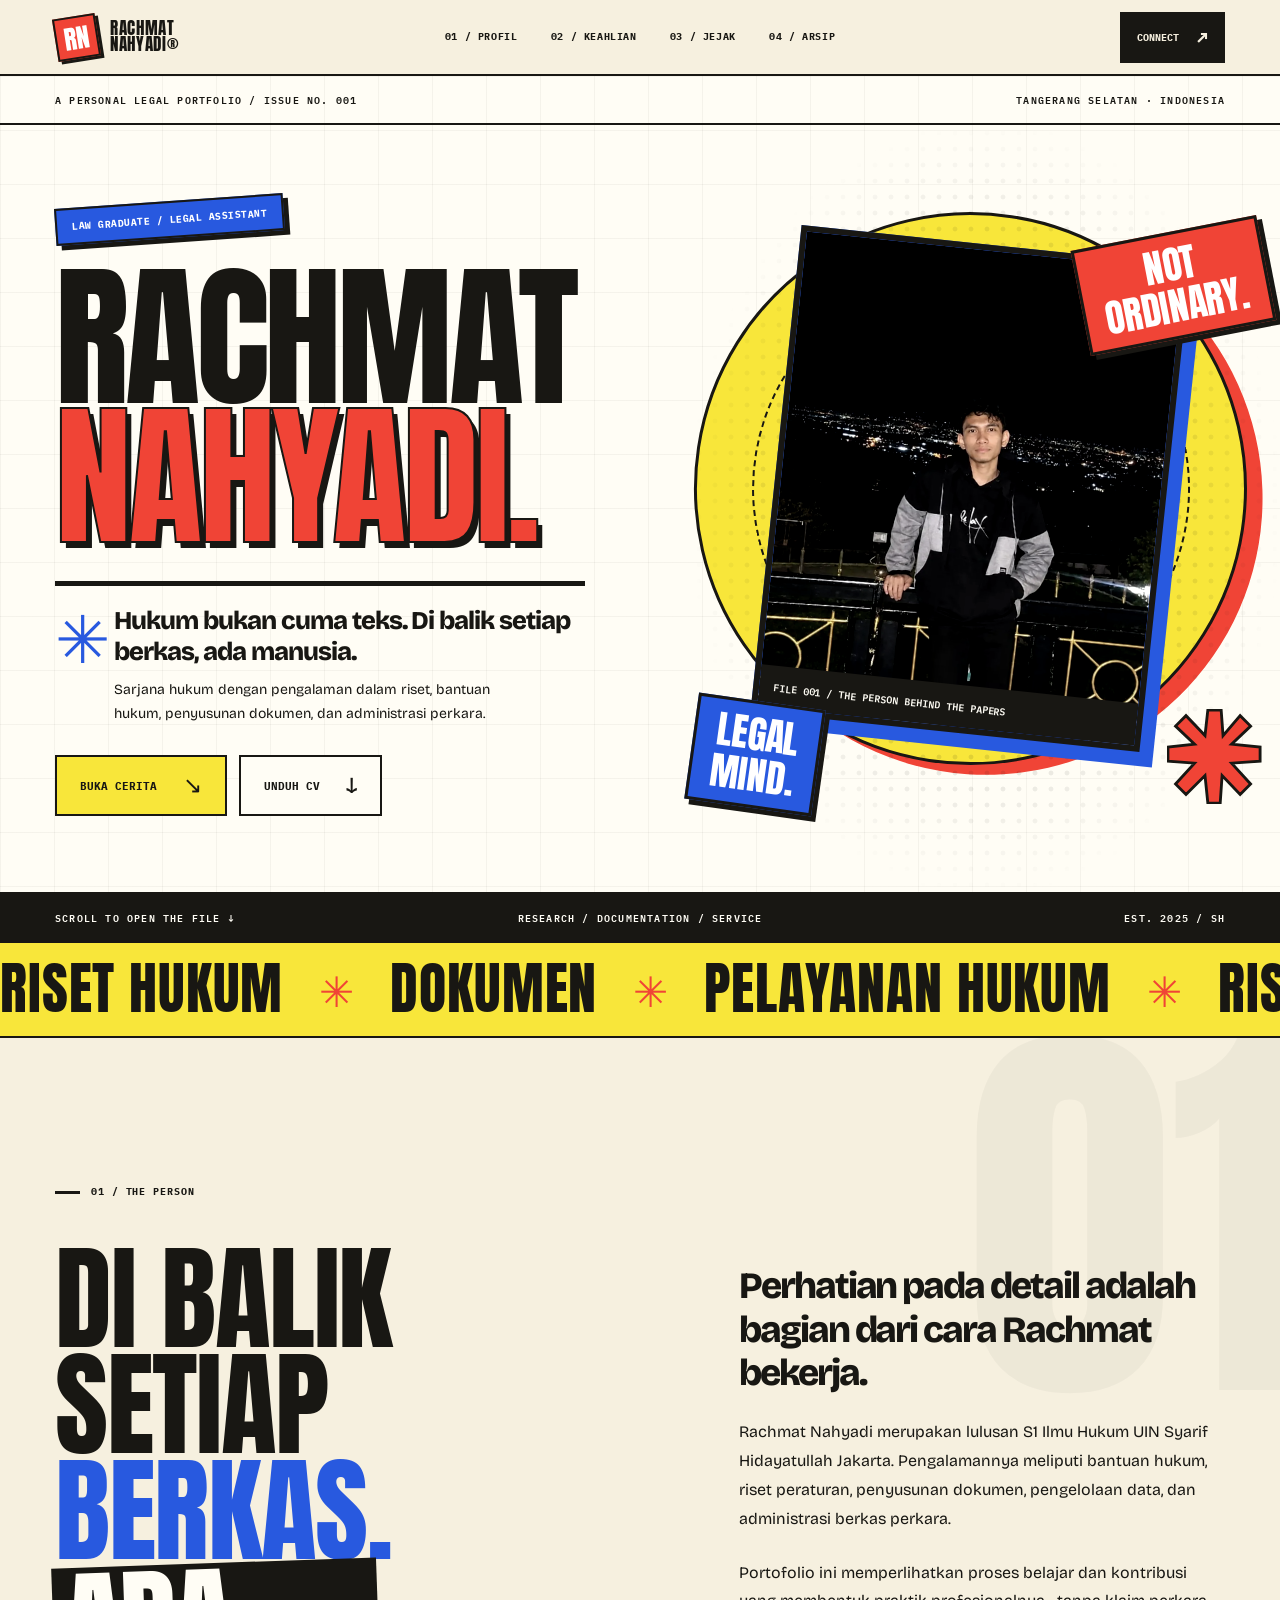
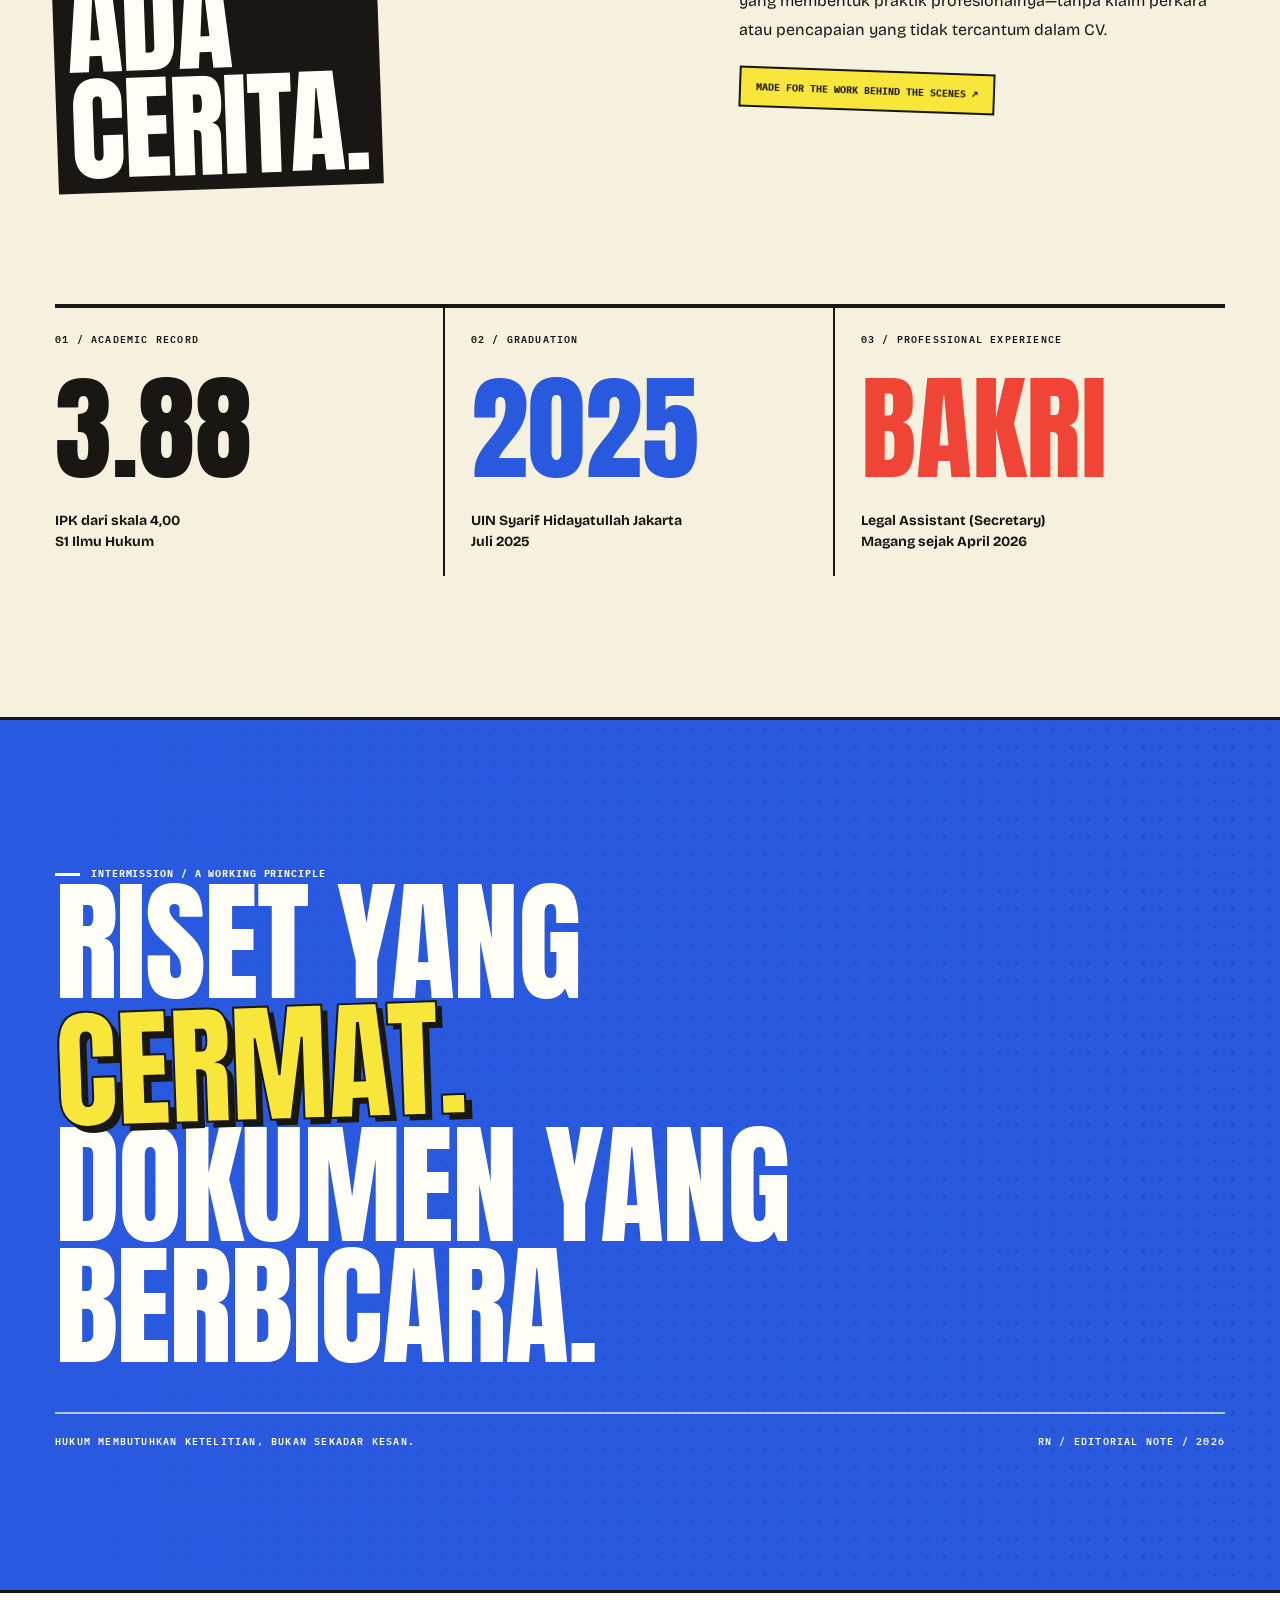
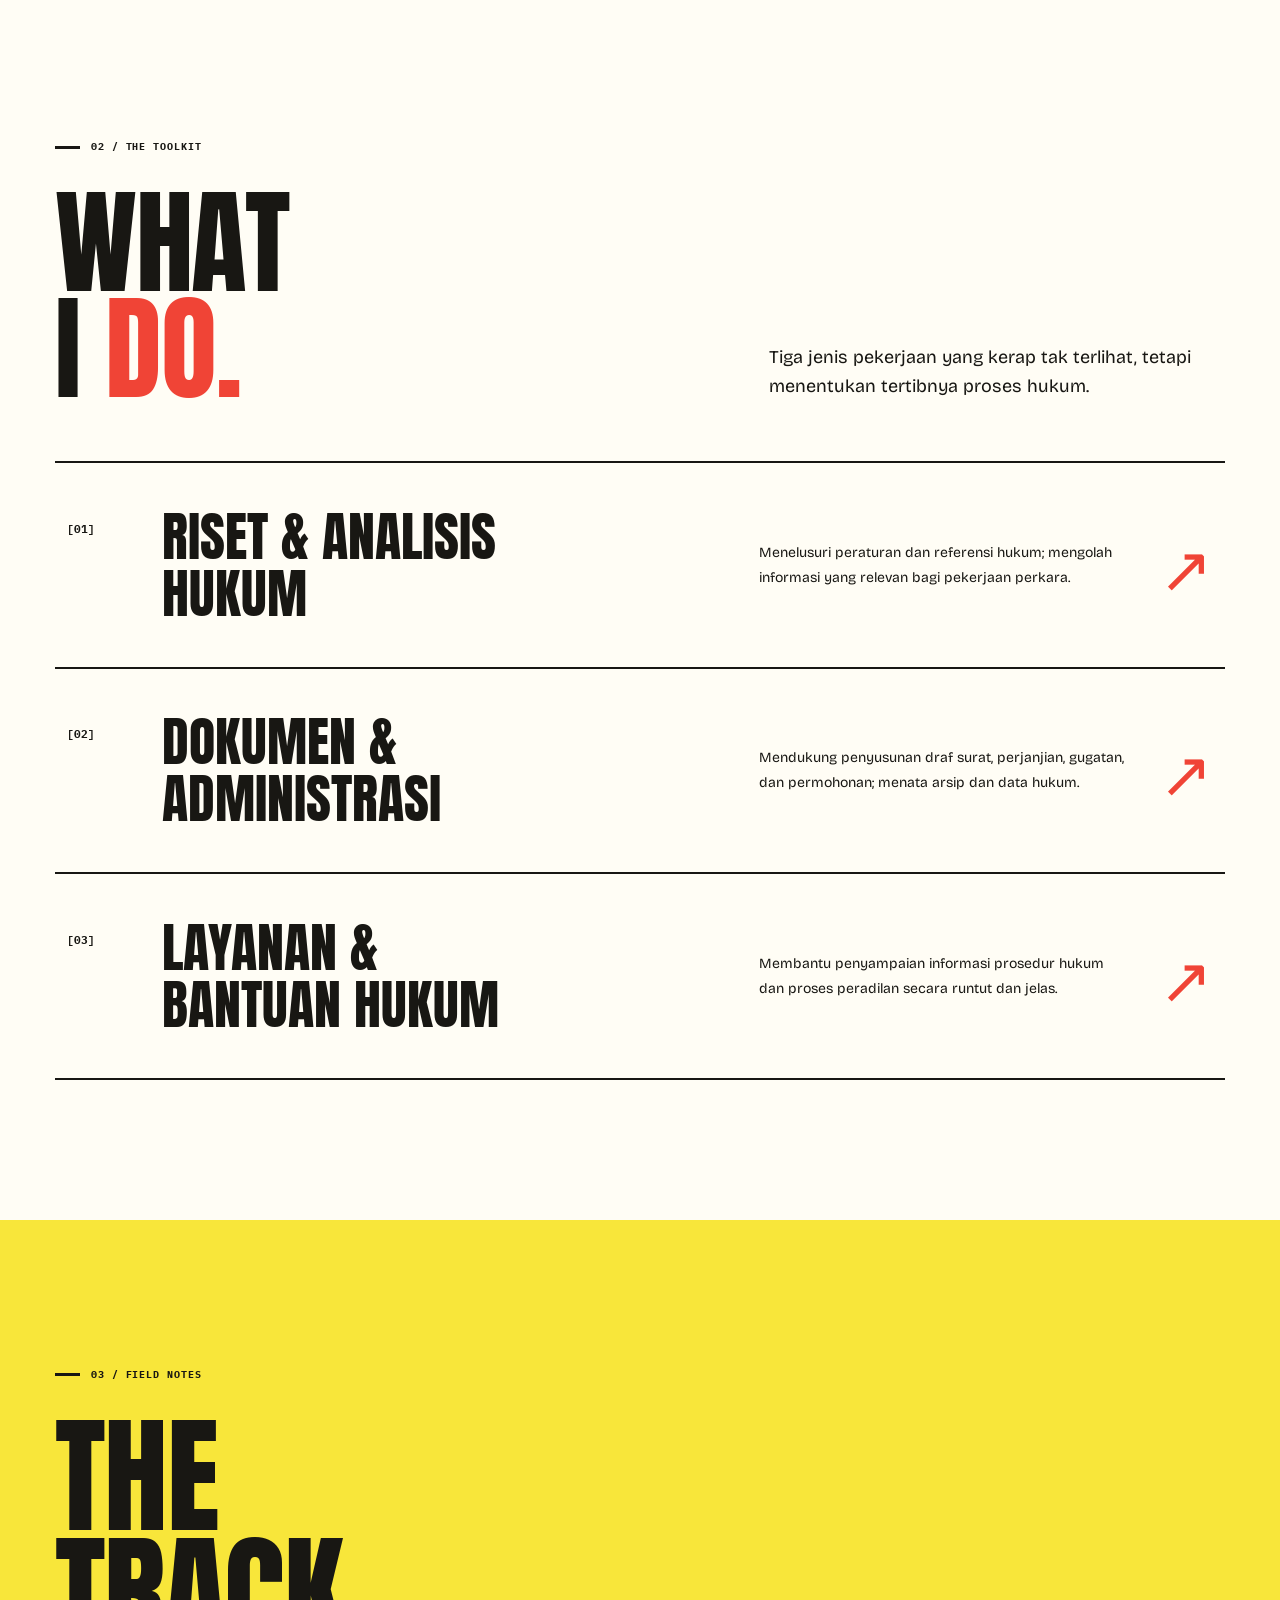
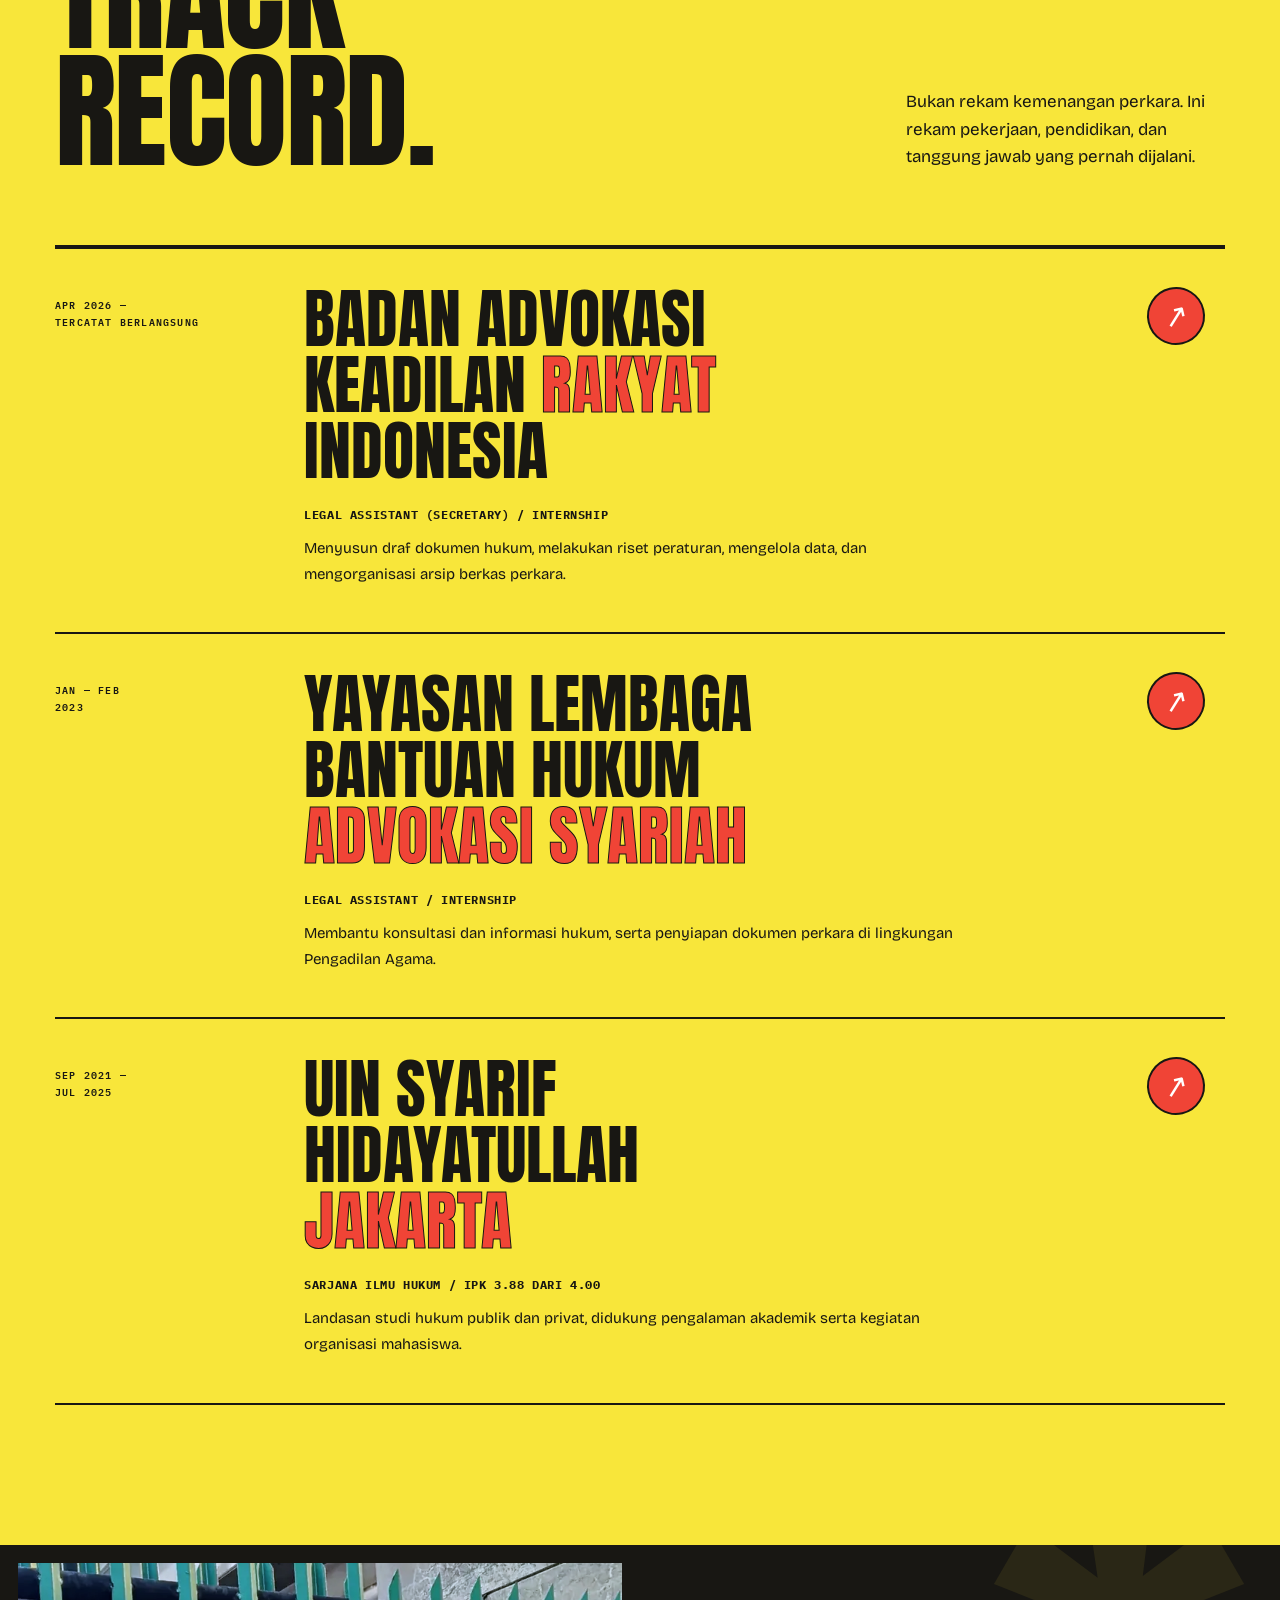
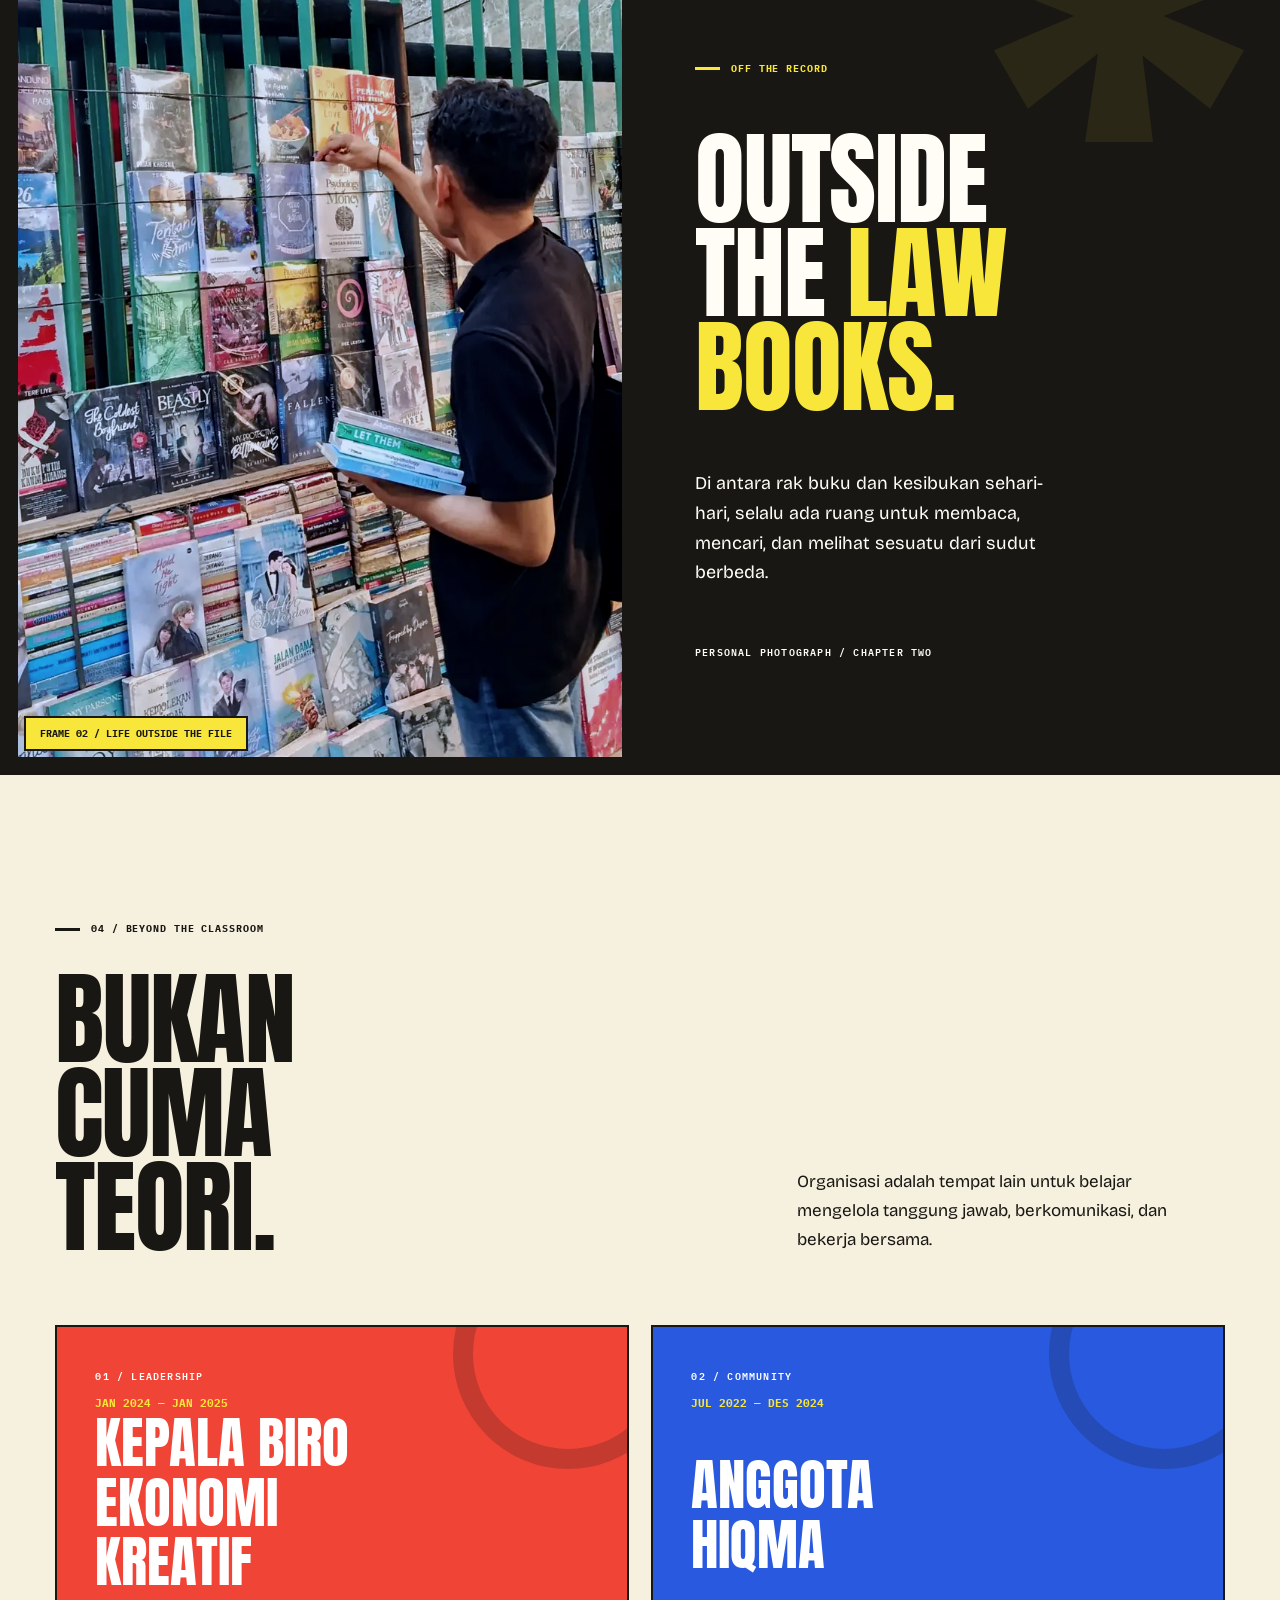
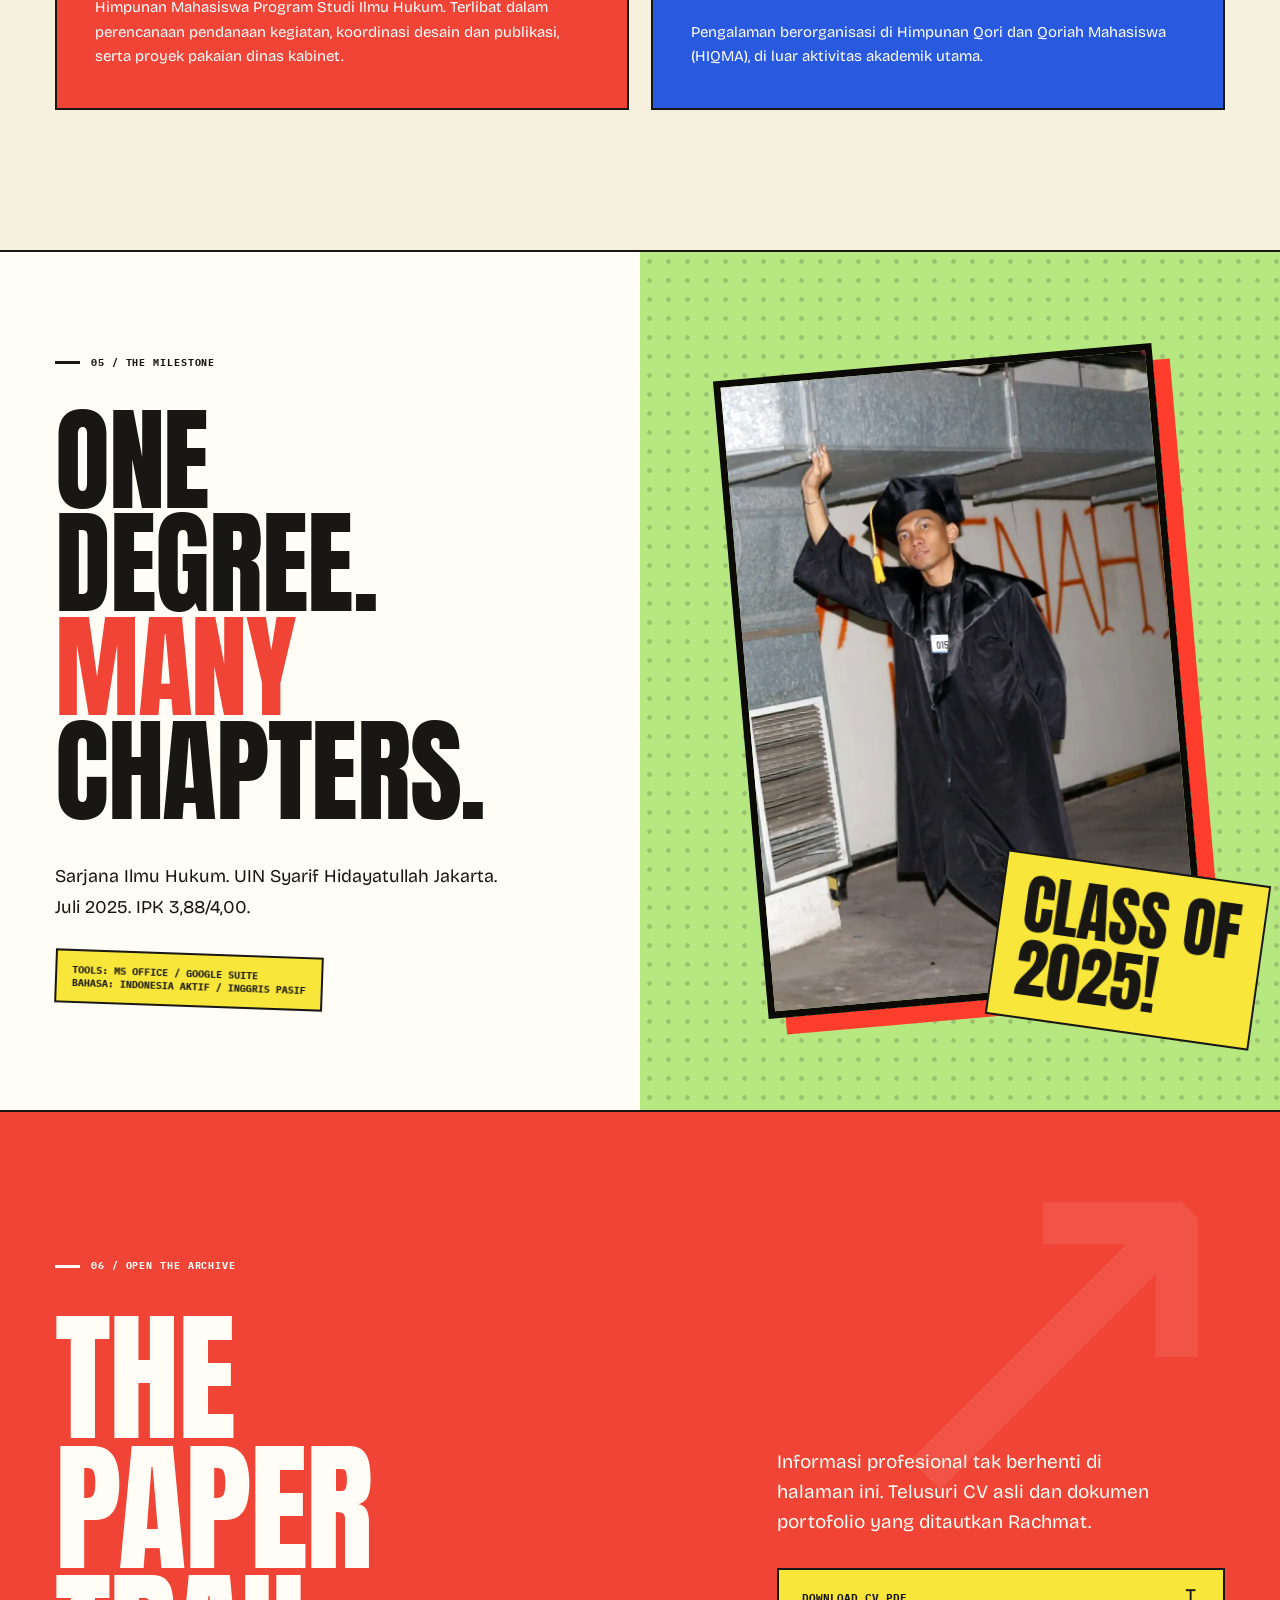
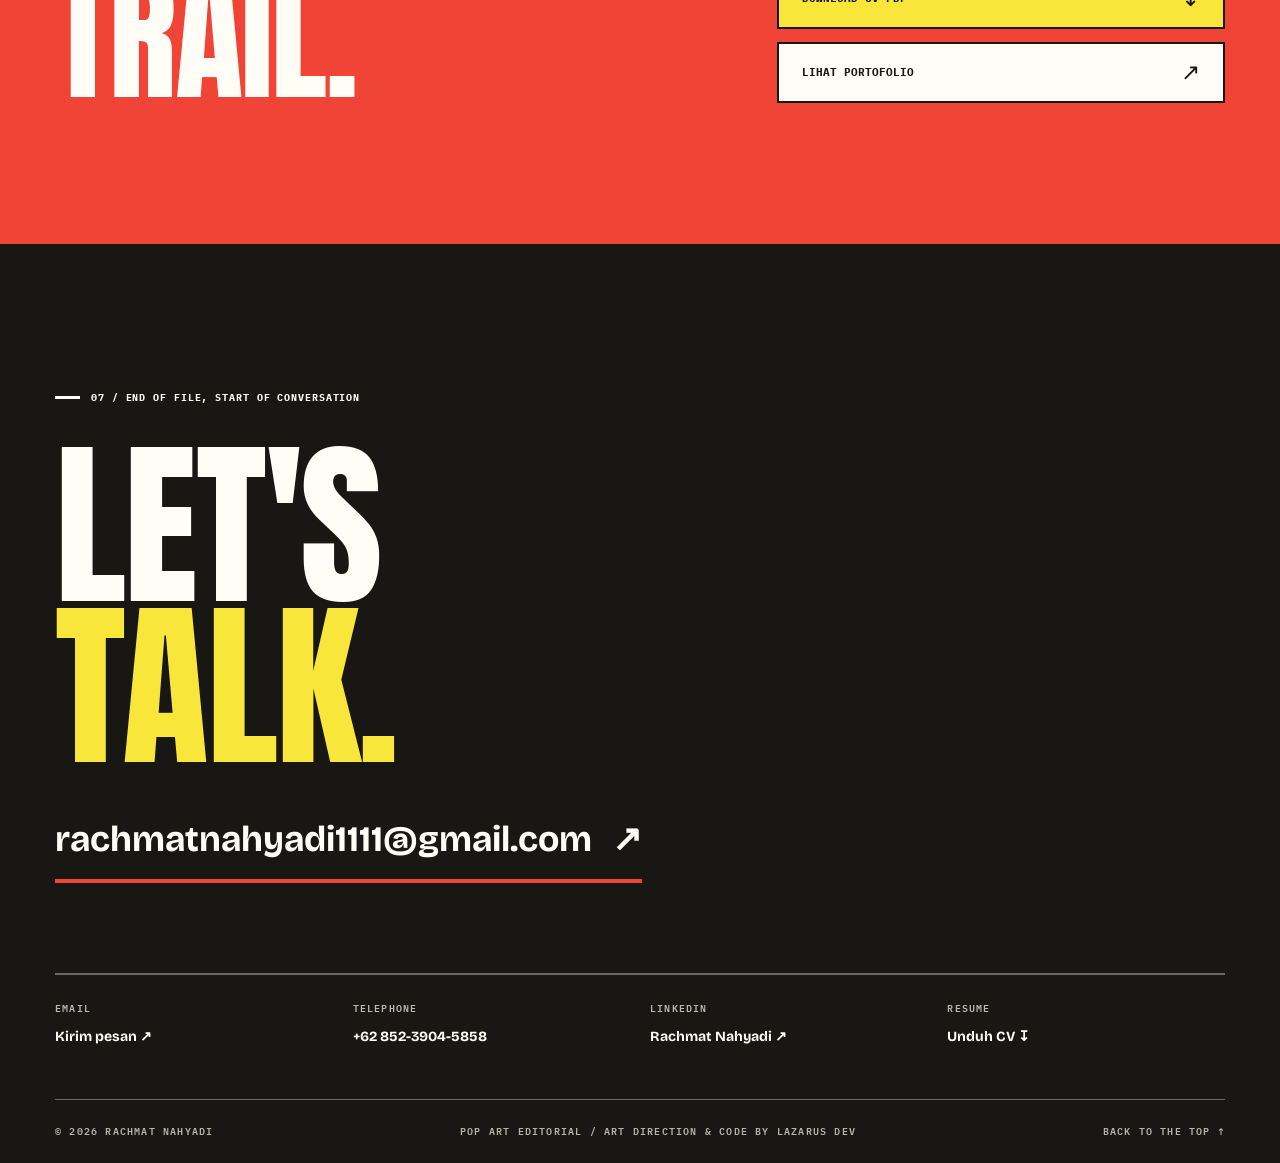
<file: index.html>
<!doctype html>
<html lang="id">
<head>
<meta charset="utf-8">
<meta name="viewport" content="width=device-width,initial-scale=1">
<meta name="theme-color" content="#f6f0df">
<meta name="description" content="Rachmat Nahyadi — sarjana hukum, legal assistant, dan pegiat riset hukum. Portofolio personal dalam bahasa visual Pop Art editorial.">
<meta property="og:type" content="website">
<meta property="og:title" content="Rachmat Nahyadi — Legal, Loud & Clear">
<meta property="og:description" content="Riset. Dokumen. Pelayanan hukum. Sebuah portofolio yang tidak mau diam.">
<meta property="og:image" content="assets/portrait-night.webp">
<title>Rachmat Nahyadi® — Legal, Loud & Clear</title>
<link rel="preconnect" href="https://fonts.googleapis.com">
<link rel="preconnect" href="https://fonts.gstatic.com" crossorigin>
<link href="https://fonts.googleapis.com/css2?family=Anton&family=Bricolage+Grotesque:opsz,wght@12..96,400;12..96,500;12..96,600;12..96,700;12..96,800&family=IBM+Plex+Mono:wght@400;500;600;700&display=swap" rel="stylesheet">
<link rel="preload" href="assets/portrait-night.webp" as="image">
<style>
:root{--cream:#f6f0df;--white:#fffdf5;--ink:#181713;--red:#f04436;--blue:#2859df;--yellow:#f8e63a;--lime:#b6e781;--line:2px solid var(--ink);--space:clamp(19px,4.3vw,78px);--display:'Anton',Impact,'Arial Narrow',sans-serif;--body:'Bricolage Grotesque',Arial,sans-serif;--mono:'IBM Plex Mono',Consolas,monospace;--ease:cubic-bezier(.16,1,.3,1)}
*,*:before,*:after{box-sizing:border-box}html{scroll-behavior:smooth;scroll-padding-top:82px}body{margin:0;min-width:320px;overflow-x:clip;background:var(--cream);color:var(--ink);font-family:var(--body);-webkit-font-smoothing:antialiased}a{color:inherit;text-decoration:none}button{font:inherit;cursor:pointer}img{display:block;max-width:100%}h1,h2,h3,p,figure{margin:0}::selection{background:var(--red);color:white}a:focus-visible,button:focus-visible,summary:focus-visible{outline:3px solid var(--blue);outline-offset:4px}.skip{position:fixed;top:-90px;left:10px;z-index:999;background:var(--yellow);padding:12px}.skip:focus{top:9px}
.mono{font:600 10px/1.65 var(--mono);letter-spacing:.12em;text-transform:uppercase}.display{font-family:var(--display);text-transform:uppercase;font-weight:400;line-height:.92;letter-spacing:-.012em}.section-pad{padding:clamp(90px,11vw,170px) var(--space)}.label{font:700 10px/1.6 var(--mono);text-transform:uppercase;letter-spacing:.09em;display:inline-flex;align-items:center;gap:11px}.label:before{content:'';width:25px;height:3px;background:currentColor;flex:none}.jump{display:inline-flex;align-items:center;justify-content:space-between;gap:26px;border:var(--line);padding:17px 23px;background:var(--yellow);font:700 11px/1.3 var(--mono);text-transform:uppercase;min-height:60px;transition:transform .2s,box-shadow .2s}.jump.alt{background:var(--white)}.jump:hover{transform:translate(-4px,-4px);box-shadow:6px 6px 0 var(--ink)}.jump b{font:500 23px/1 var(--body)}.top-progress{position:fixed;top:0;left:0;width:0;height:5px;z-index:150;background:var(--red);pointer-events:none}
header{position:fixed;top:0;left:0;right:0;z-index:120;display:grid;grid-template-columns:1fr auto 1fr;align-items:center;gap:24px;background:var(--cream);height:76px;border-bottom:var(--line);padding:0 var(--space)}.brand{display:flex;align-items:center;gap:12px;min-width:0}.brand-icon{display:grid;place-items:center;width:43px;height:43px;background:var(--red);color:white;border:var(--line);transform:rotate(-9deg);box-shadow:3px 3px 0 var(--ink);font:400 26px/1 var(--display);flex:none}.brand-words{font:400 17px/.94 var(--display);letter-spacing:.04em}.navigation{display:flex;gap:clamp(16px,2.6vw,46px);align-items:center}.navigation a{font:700 10px/1.4 var(--mono);text-transform:uppercase;letter-spacing:.06em;position:relative}.navigation a:after{content:'';position:absolute;left:0;right:100%;bottom:-8px;height:4px;background:var(--red);transition:right .25s}.navigation a:hover:after,.navigation a.active:after{right:0}.head-cta{justify-self:end;background:var(--ink);color:var(--cream);padding:14px 17px;font:700 10px var(--mono);text-transform:uppercase;display:flex;align-items:center;gap:18px}.head-cta span{font-size:18px}.menu{display:none;background:var(--yellow);border:var(--line);width:43px;height:43px;align-items:center;justify-content:center;flex-direction:column;gap:6px}.menu i{width:20px;height:2px;background:var(--ink)}
.hero{padding-top:76px;position:relative;background:var(--white);isolation:isolate;overflow:hidden}.hero:before{content:'';position:absolute;inset:76px 0 0;background-image:linear-gradient(rgba(24,23,19,.042) 1px,transparent 1px),linear-gradient(90deg,rgba(24,23,19,.042) 1px,transparent 1px);background-size:54px 54px;pointer-events:none}.hero-topline{position:relative;z-index:2;padding:15px var(--space);display:flex;align-items:center;justify-content:space-between;gap:15px;border-bottom:var(--line)}.hero-grid{display:grid;grid-template-columns:minmax(0,1.08fr) minmax(0,.92fr);min-height:min(740px,calc(100svh - 134px));max-width:1800px;margin:auto;position:relative}.hero-left{padding:clamp(50px,6vw,102px) 0 76px var(--space);position:relative;z-index:5;display:flex;flex-direction:column;align-items:flex-start;justify-content:center}.hero-sticker{background:var(--blue);color:white;padding:10px 15px;border:var(--line);box-shadow:5px 5px 0 var(--ink);transform:rotate(-4deg);font:700 10px var(--mono);text-transform:uppercase;letter-spacing:.05em;margin-bottom:36px}.hero-name{font:400 clamp(77px,12.1vw,206px)/.83 var(--display);letter-spacing:-.027em;text-transform:uppercase;white-space:nowrap;position:relative;z-index:5}.hero-name span{display:block}.hero-name .surname{color:var(--red);-webkit-text-stroke:2px var(--ink);text-shadow:5px 6px 0 var(--ink);margin-top:10px}.hero-lede{border-top:5px solid var(--ink);margin-top:40px;padding:20px 0 0;max-width:530px;display:grid;grid-template-columns:45px 1fr;gap:14px}.hero-lede .burst{font:400 66px/.9 var(--display);color:var(--blue)}.hero-lede strong{display:block;font-size:clamp(20px,2vw,28px);font-weight:800;line-height:1.2;letter-spacing:-.04em}.hero-lede p{font-size:14px;line-height:1.7;margin-top:10px;max-width:45ch}.hero-actions{display:flex;gap:12px;flex-wrap:wrap;margin-top:30px}.hero-right{position:relative;min-height:640px;display:flex;justify-content:center;align-items:center;padding:45px 30px 85px 0}.hero-wheel{position:absolute;width:min(94%,680px);aspect-ratio:1;border-radius:50%;background:var(--yellow);border:3px solid var(--ink);box-shadow:13px 13px 0 var(--red);transform:rotate(-13deg)}.hero-wheel:after{content:'';position:absolute;inset:10%;border:2px dashed var(--ink);border-radius:50%}.halftone{background-image:radial-gradient(var(--ink) 2px,transparent 2.8px);background-size:16px 16px}.hero-halftone{position:absolute;inset:0;opacity:.25;mask-image:radial-gradient(ellipse at 50% 50%,black 10%,transparent 72%)}.hero-photo{position:relative;z-index:2;width:min(70%,475px);aspect-ratio:4/5;border:6px solid var(--ink);background:var(--blue);transform:rotate(6deg);box-shadow:14px 14px 0 var(--blue);overflow:hidden}.hero-photo img{width:100%;height:100%;object-fit:cover;object-position:50% 47%;filter:contrast(1.17) saturate(.76)}.hero-photo figcaption{position:absolute;bottom:0;left:0;right:0;background:var(--ink);color:var(--white);padding:12px 14px;font:600 10px var(--mono)}.stamp{position:absolute;z-index:3;padding:10px 19px;background:var(--red);color:white;border:3px solid var(--ink);box-shadow:5px 5px 0 var(--ink);font:400 clamp(22px,3vw,44px)/1.06 var(--display);transform:rotate(-11deg);text-align:center}.stamp.top{top:14%;right:2%}.stamp.bottom{bottom:11%;left:0;background:var(--blue);transform:rotate(8deg)}.asterisk-art{position:absolute;right:3%;bottom:11%;width:95px;z-index:2;animation:turn 18s linear infinite}.asterisk-art svg{width:100%;fill:var(--red);stroke:var(--ink);stroke-width:3}.hero-footline{position:relative;z-index:3;display:grid;grid-template-columns:1fr 1fr 1fr;gap:20px;background:var(--ink);color:var(--white);padding:17px var(--space)}.hero-footline span:nth-child(2){text-align:center}.hero-footline span:last-child{text-align:right}
.ticker{background:var(--yellow);border-bottom:var(--line);overflow:hidden;white-space:nowrap;padding:15px 0}.ticker-inner{width:max-content;display:flex;gap:36px;align-items:center;animation:travel 25s linear infinite}.ticker-inner span{font:400 clamp(32px,4.4vw,70px)/1.1 var(--display);letter-spacing:.015em}.ticker-inner i{font:400 42px var(--display);font-style:normal;color:var(--red)}@keyframes travel{to{transform:translateX(-50%)}}@keyframes turn{to{transform:rotate(360deg)}}
.intro{position:relative;overflow:hidden}.intro:after{content:'01';position:absolute;right:-2%;top:-2%;font:400 clamp(180px,32vw,520px)/1 var(--display);color:rgba(24,23,19,.035);pointer-events:none}.intro-grid{display:grid;grid-template-columns:1.1fr .9fr;gap:clamp(35px,7vw,120px);margin-top:45px;position:relative;z-index:1}.intro-title{font-size:clamp(77px,9vw,160px)}.intro-title em{font-style:normal;color:var(--blue)}.intro-title .bar{display:block;background:var(--ink);color:var(--white);width:max-content;padding:3px 13px 11px;transform:rotate(-2deg)}.intro-copy{padding-top:19px;max-width:630px}.intro-copy .lead{font-size:clamp(24px,2.9vw,46px);font-weight:800;letter-spacing:-.055em;line-height:1.17;margin-bottom:24px}.intro-copy p:not(.lead){font-size:16px;line-height:1.8;margin-bottom:25px}.note-tag{display:inline-block;padding:12px 15px;border:var(--line);background:var(--yellow);transform:rotate(2deg);font:700 10px var(--mono);text-transform:uppercase}.fact-grid{position:relative;z-index:1;border-top:4px solid var(--ink);margin-top:clamp(67px,9vw,150px);display:grid;grid-template-columns:repeat(3,1fr)}.fact{display:flex;flex-direction:column;justify-content:space-between;gap:27px;padding:22px clamp(13px,2vw,42px) 24px;min-height:225px;border-right:var(--line)}.fact:first-child{padding-left:0}.fact:last-child{border-right:0}.fact b{font:400 clamp(62px,9vw,155px)/.95 var(--display)}.fact:nth-child(2) b{color:var(--blue)}.fact:nth-child(3) b{color:var(--red)}.fact p{font-weight:700;font-size:14px;line-height:1.5}
.statement{background:var(--blue);color:var(--white);padding:clamp(90px,11vw,175px) var(--space);position:relative;border-block:3px solid var(--ink);overflow:hidden}.statement:after{content:'';position:absolute;inset:0;background-image:radial-gradient(var(--ink) 2px,transparent 2.5px);background-size:18px 18px;opacity:.14;mask-image:linear-gradient(90deg,transparent,black)}.statement h2{font-size:clamp(65px,10.3vw,180px);max-width:1500px;position:relative;z-index:1}.statement h2 span{color:var(--yellow);-webkit-text-stroke:2px var(--ink);text-shadow:6px 6px 0 var(--ink);display:inline-block;transform:rotate(-2deg)}.statement-footer{border-top:2px solid rgba(255,255,255,.65);margin-top:45px;padding-top:18px;display:flex;justify-content:space-between;gap:20px;position:relative;z-index:1}
.skills{background:var(--white)}.skills-head{display:grid;grid-template-columns:1.2fr .8fr;gap:25px;align-items:end;margin:34px 0 60px}.skills-head h2{font-size:clamp(70px,9vw,160px)}.skills-head p{font-size:18px;max-width:38ch;line-height:1.6;justify-self:end}.skill-row{border-top:var(--line);display:grid;grid-template-columns:75px minmax(0,1.25fr) minmax(0,.8fr) 65px;align-items:center;gap:20px;padding:clamp(25px,3.5vw,58px) 12px;position:relative;transition:background .2s,transform .2s}.skill-row:last-child{border-bottom:var(--line)}.skill-row:hover{background:var(--yellow);transform:translateX(7px)}.skill-no{font:700 11px var(--mono);align-self:start;padding-top:14px}.skill-row h3{font:400 clamp(33px,4.2vw,77px)/1.06 var(--display);text-transform:uppercase}.skill-row p{font-size:14px;line-height:1.8;max-width:49ch}.skill-arrow{font:400 clamp(40px,5vw,85px)/1 var(--display);color:var(--red);justify-self:end}
.experience{background:var(--yellow);position:relative;overflow:hidden}.experience-head{display:flex;justify-content:space-between;align-items:end;gap:35px;margin:34px 0 75px}.experience-head h2{font-size:clamp(75px,10vw,180px)}.experience-head p{max-width:29ch;font-size:17px;line-height:1.6}.experience-list{border-top:4px solid var(--ink)}.experience-item{display:grid;grid-template-columns:minmax(140px,.25fr) minmax(0,1fr) 78px;gap:clamp(18px,4vw,75px);padding:38px 0 45px;border-bottom:var(--line);align-items:start}.experience-period{padding-top:9px}.experience-item h3{font:400 clamp(35px,5vw,83px)/1.03 var(--display);text-transform:uppercase;max-width:980px}.experience-item h3 span{color:var(--red);-webkit-text-stroke:1px var(--ink)}.exp-position{font:700 12px/1.5 var(--mono);text-transform:uppercase;letter-spacing:.05em;margin:21px 0 11px}.experience-item p:not(.exp-position){font-size:15px;line-height:1.75;max-width:67ch}.exp-symbol{width:58px;height:58px;border:var(--line);border-radius:50%;display:grid;place-items:center;background:var(--red);color:white;font-size:30px;transform:rotate(-13deg)}
.photo-interlude{position:relative;min-height:720px;background:var(--ink);color:var(--white);overflow:hidden;display:grid;grid-template-columns:1fr 1fr}.interlude-image{position:relative;overflow:hidden;min-height:560px}.interlude-image img{width:100%;height:100%;position:absolute;inset:0;object-fit:cover;object-position:center 53%;filter:contrast(1.18) saturate(.78)}.interlude-image:after{content:'';position:absolute;inset:0;mix-blend-mode:multiply;background:rgba(40,89,223,.17)}.interlude-image:before{content:'';position:absolute;inset:0;z-index:1;border:18px solid var(--ink);pointer-events:none}.interlude-copy{padding:clamp(70px,9vw,140px) var(--space);display:flex;flex-direction:column;justify-content:space-between;gap:55px;position:relative}.interlude-copy:after{content:'*';position:absolute;right:4%;top:-17%;font:400 600px/1 var(--display);color:rgba(248,230,58,.08);pointer-events:none}.interlude-copy .label{color:var(--yellow)}.interlude-copy h2{font-size:clamp(70px,8vw,155px);position:relative;z-index:1}.interlude-copy h2 em{font-style:normal;color:var(--yellow)}.interlude-copy p{font-size:18px;line-height:1.65;max-width:31ch;position:relative;z-index:1}.photo-number{position:absolute;bottom:24px;left:24px;z-index:2;background:var(--yellow);color:var(--ink);padding:9px 14px;border:var(--line);font:700 10px var(--mono)}
.organizations{background:var(--cream)}.org-heading{display:grid;grid-template-columns:1fr .6fr;align-items:end;gap:28px;margin:35px 0 70px}.org-heading h2{font-size:clamp(65px,8vw,150px)}.org-heading p{max-width:38ch;font-size:17px;line-height:1.7}.org-grid{display:grid;grid-template-columns:1fr 1fr;gap:22px}.org-card{min-height:385px;border:var(--line);padding:clamp(25px,3vw,46px);position:relative;display:flex;flex-direction:column;justify-content:space-between;overflow:hidden}.org-card.one{background:var(--red);color:white}.org-card.two{background:var(--blue);color:white}.org-card:before{content:'';position:absolute;width:230px;height:230px;border:20px solid rgba(24,23,19,.2);border-radius:50%;right:-56px;top:-88px}.org-card .mono{position:relative;z-index:1}.org-card h3{font:400 clamp(38px,4.3vw,74px)/1.08 var(--display);text-transform:uppercase;max-width:12ch;position:relative;z-index:1}.org-card p{max-width:49ch;font-size:15px;line-height:1.65;position:relative;z-index:1}.org-card .date{margin-top:12px;display:block;color:var(--yellow);font:700 11px var(--mono)}
.graduation{background:var(--white);border-top:var(--line);display:grid;grid-template-columns:1fr 1fr;align-items:stretch;min-height:690px}.grad-copy{padding:clamp(75px,8vw,150px) var(--space);display:flex;flex-direction:column;justify-content:center;align-items:start}.grad-copy h2{font-size:clamp(66px,8.8vw,154px);margin:38px 0}.grad-copy h2 span{color:var(--red)}.grad-copy p{font-size:18px;line-height:1.7;max-width:37ch;margin-bottom:31px}.grad-photo{position:relative;background:var(--lime);padding:55px;overflow:hidden;display:grid;place-items:center}.grad-photo:before{content:'';position:absolute;inset:0;background-image:radial-gradient(var(--ink) 2px,transparent 2.6px);background-size:19px 19px;opacity:.18}.grad-photo img{position:relative;width:min(83%,490px);height:min(78vh,640px);object-fit:cover;object-position:center 37%;border:7px solid var(--ink);transform:rotate(-5deg);box-shadow:17px 17px 0 var(--red);filter:contrast(1.12)}.grad-stamp{position:absolute;right:3%;bottom:9%;z-index:2;background:var(--yellow);border:var(--line);padding:17px 22px;font:400 clamp(35px,5vw,85px)/1 var(--display);transform:rotate(8deg)}
.document{background:var(--red);color:var(--white);border-top:var(--line);position:relative;overflow:hidden}.document:after{content:'↗';position:absolute;right:1%;top:-11%;font:400 clamp(260px,40vw,700px)/1 var(--display);color:rgba(255,255,255,.08);pointer-events:none}.document .label{position:relative;z-index:1}.doc-grid{position:relative;z-index:1;display:grid;grid-template-columns:1.2fr .8fr;gap:50px;align-items:end;margin-top:40px}.doc-grid h2{font-size:clamp(80px,11vw,185px)}.doc-grid p{font-size:19px;line-height:1.6;margin-bottom:30px;max-width:31ch}.doc-links{display:flex;flex-direction:column;gap:13px}.doc-links a{width:100%;background:var(--white);color:var(--ink)}.doc-links a:first-child{background:var(--yellow)}
footer{background:var(--ink);color:var(--white);padding:clamp(80px,11vw,180px) var(--space) 25px}.footer-main{margin:39px 0 90px}.footer-main h2{font-size:clamp(90px,14vw,240px);line-height:.9}.footer-main h2 span{color:var(--yellow)}.footer-main a{display:inline-flex;align-items:center;gap:20px;border-bottom:4px solid var(--red);font:700 clamp(20px,2.8vw,38px)/1.3 var(--body);margin-top:50px;padding-bottom:15px;word-break:break-word}.footer-main a:hover{color:var(--yellow)}.footer-links{display:grid;grid-template-columns:repeat(4,minmax(0,1fr));gap:20px;padding:24px 0 54px;border-top:2px solid rgba(255,255,255,.35)}.footer-links div{display:flex;flex-direction:column;gap:12px;min-width:0}.footer-links .mono{color:#b8b7af}.footer-links a{font-weight:700;font-size:14px;overflow-wrap:anywhere}.footer-links a:hover{color:var(--yellow)}.footer-bottom{border-top:1px solid rgba(255,255,255,.35);padding-top:22px;display:flex;gap:25px;flex-wrap:wrap;justify-content:space-between;color:#b5b3a8}
@media(max-width:1160px){.hero-name{font-size:clamp(68px,11.8vw,150px)}.stamp.top{right:0}.experience-item{grid-template-columns:minmax(125px,.28fr) minmax(0,1fr) 55px}.exp-symbol{width:49px;height:49px}.hero-right{min-height:560px}}
@media(max-width:900px){header{grid-template-columns:1fr auto}.navigation{display:none;position:absolute;top:76px;left:0;right:0;background:var(--yellow);border-bottom:var(--line);padding:16px var(--space) 24px;flex-direction:column;align-items:stretch;gap:0}.navigation.open{display:flex}.navigation a{font-size:14px;border-bottom:1px solid var(--ink);padding:16px 0}.head-cta{display:none}.menu{display:flex}.hero-grid{grid-template-columns:1.15fr .85fr}.hero-left{padding-top:55px;padding-bottom:50px}.hero-name{font-size:clamp(65px,12vw,125px)}.hero-right{min-height:500px;padding-right:10px}.hero-photo{width:80%}.stamp{font-size:23px}.stamp.bottom{left:-8%}.intro-grid{grid-template-columns:1fr 1fr;gap:35px}.intro-title{font-size:clamp(63px,9.5vw,115px)}.skills-head{grid-template-columns:1fr}.skills-head p{justify-self:start}.skill-row{grid-template-columns:44px minmax(0,1fr) 50px;gap:15px}.skill-row p{grid-column:2;grid-row:2}.skill-arrow{grid-column:3;grid-row:1}.experience-head{align-items:start;flex-direction:column}.org-heading{grid-template-columns:1fr}.org-heading p{max-width:65ch}.doc-grid{gap:28px}.footer-links{grid-template-columns:repeat(2,1fr)}}
@media(max-width:680px){:root{--space:21px}header{height:65px}.navigation{top:65px}.brand-icon{width:37px;height:37px;font-size:23px}.brand-words{font-size:15px}.hero{padding-top:65px}.hero:before{inset:65px 0 0}.hero-topline{padding:11px var(--space);align-items:start}.hero-topline .mono{font-size:8px;letter-spacing:.04em}.hero-grid{display:flex;flex-direction:column;min-height:auto}.hero-left{padding:55px var(--space) 15px}.hero-sticker{font-size:9px;margin-bottom:33px}.hero-name{font-size:clamp(66px,15.7vw,113px);line-height:.85}.hero-name .surname{margin-top:8px;text-shadow:4px 4px 0 var(--ink);-webkit-text-stroke:1px var(--ink)}.hero-lede{margin-top:33px;grid-template-columns:32px 1fr;gap:10px}.hero-lede .burst{font-size:53px}.hero-lede strong{font-size:22px}.hero-lede p{font-size:13px}.hero-actions{margin-top:25px}.jump{min-height:54px;padding:14px 16px;font-size:10px}.hero-right{min-height:490px;height:clamp(490px,120vw,640px);width:100%;padding:8px 25px 35px}.hero-wheel{width:min(85%,500px);box-shadow:10px 10px 0 var(--red)}.hero-photo{width:min(61%,340px);box-shadow:11px 11px 0 var(--blue);border-width:4px}.stamp.top{top:13%;right:5%;font-size:25px}.stamp.bottom{left:3%;bottom:8%;font-size:24px}.asterisk-art{width:73px;right:4%;bottom:13%}.hero-footline{grid-template-columns:1fr 1fr;padding:13px var(--space)}.hero-footline span{font-size:8px}.hero-footline span:nth-child(2){display:none}.ticker{padding:12px 0}.ticker-inner span{font-size:34px}.ticker-inner i{font-size:24px}.intro-grid{grid-template-columns:1fr;gap:35px;margin-top:32px}.intro-title{font-size:clamp(71px,15.5vw,110px)}.intro-copy{padding:0}.intro-copy .lead{font-size:27px}.intro-copy p:not(.lead){font-size:15px}.fact-grid{grid-template-columns:repeat(2,1fr);margin-top:68px}.fact{padding:18px 12px 19px;min-height:175px}.fact:first-child{padding-left:0}.fact:nth-child(2){border-right:0}.fact:nth-child(3){border-top:var(--line);grid-column:1/-1;padding-left:0;min-height:140px}.fact b{font-size:clamp(63px,14vw,100px)}.fact:nth-child(3) b{font-size:70px}.fact p{font-size:12px}.statement{padding:90px var(--space)}.statement h2{font-size:clamp(61px,13vw,110px)}.statement h2 span{-webkit-text-stroke:1px var(--ink);text-shadow:3px 3px 0 var(--ink)}.statement-footer{flex-direction:column;gap:12px}.statement-footer span{font-size:9px}.skills-head{margin:26px 0 40px}.skills-head h2{font-size:clamp(70px,15vw,130px)}.skills-head p{font-size:15px}.skill-row{grid-template-columns:28px minmax(0,1fr) 27px;gap:9px;padding:24px 0}.skill-row h3{font-size:clamp(31px,8.3vw,49px)}.skill-row p{font-size:13px}.skill-arrow{font-size:37px}.experience-head{margin:28px 0 43px}.experience-head h2{font-size:clamp(69px,14vw,125px)}.experience-head p{font-size:15px}.experience-item{grid-template-columns:1fr 42px;gap:12px;padding:30px 0}.experience-period{grid-column:1/-1;font-size:9px}.experience-item h3{font-size:clamp(33px,8.9vw,54px)}.experience-item p:not(.exp-position){font-size:13px}.exp-symbol{width:38px;height:38px;font-size:24px}.exp-position{font-size:10px}.photo-interlude{display:flex;flex-direction:column}.interlude-image{height:560px;min-height:0}.interlude-image img{position:absolute;object-position:center 46%}.interlude-image:before{border-width:12px}.interlude-copy{padding:68px var(--space);gap:50px;min-height:490px}.interlude-copy h2{font-size:clamp(64px,14.5vw,110px)}.interlude-copy p{font-size:16px}.org-heading{margin:27px 0 43px}.org-heading h2{font-size:clamp(61px,13vw,110px)}.org-heading p{font-size:15px}.org-grid{grid-template-columns:1fr;gap:14px}.org-card{min-height:360px}.org-card h3{font-size:clamp(40px,9.5vw,66px)}.org-card p{font-size:14px}.graduation{grid-template-columns:1fr}.grad-copy{padding:80px var(--space) 70px}.grad-copy h2{margin:32px 0;font-size:clamp(69px,14vw,110px)}.grad-copy p{font-size:16px}.grad-photo{min-height:560px;padding:45px}.grad-photo img{height:460px;max-height:none}.grad-stamp{font-size:51px;right:6%;bottom:10%}.doc-grid{grid-template-columns:1fr;gap:44px}.doc-grid h2{font-size:clamp(73px,14vw,120px)}.doc-grid p{font-size:16px}.footer-main{margin:29px 0 77px}.footer-main h2{font-size:clamp(77px,17vw,145px)}.footer-main a{font-size:17px;margin-top:35px}.footer-links{grid-template-columns:1fr 1fr;row-gap:35px}.footer-links a{font-size:12px}.footer-bottom{font-size:9px}.section-pad{padding-top:87px;padding-bottom:94px}}
@media(max-width:375px){.hero-name{font-size:15.4vw}.hero-actions .jump{width:100%}.hero-right{min-height:450px;height:450px}.stamp.top{top:11%;font-size:20px}.stamp.bottom{font-size:19px}.hero-photo{width:63%}.hero-lede strong{font-size:20px}.intro-title{font-size:15.2vw}.statement h2{font-size:12.6vw}.experience-item h3{font-size:8.2vw}.footer-main h2{font-size:16vw}}
@media(prefers-reduced-motion:reduce){html{scroll-behavior:auto}*,*:before,*:after{animation:none!important;transition:none!important;scroll-behavior:auto!important}.hero-name,.hero-wheel,.hero-photo,.stamp{transform:none!important}}
</style>
</head>
<body>
<a class="skip" href="#konten">Lewati navigasi</a><div class="top-progress" aria-hidden="true"></div>
<header>
  <a class="brand" href="#awal" aria-label="Rachmat Nahyadi, kembali ke atas"><span class="brand-icon">RN</span><span class="brand-words">RACHMAT<br>NAHYADI®</span></a>
  <nav id="navigation" class="navigation" aria-label="Navigasi utama"><a href="#profil">01 / Profil</a><a href="#keahlian">02 / Keahlian</a><a href="#pengalaman">03 / Jejak</a><a href="#arsip">04 / Arsip</a></nav>
  <a class="head-cta" href="mailto:rachmatnahyadi1111@gmail.com">CONNECT <span aria-hidden="true">↗</span></a>
  <button type="button" id="menu" class="menu" aria-controls="navigation" aria-expanded="false" aria-label="Buka menu"><i></i><i></i></button>
</header>
<main id="konten">
  <section id="awal" class="hero" aria-labelledby="hero-title">
    <div class="hero-topline"><span class="mono">A personal legal portfolio / Issue No. 001</span><span class="mono">Tangerang Selatan · Indonesia</span></div>
    <div class="hero-grid">
      <div class="hero-left">
        <div class="hero-sticker">LAW GRADUATE / LEGAL ASSISTANT</div>
        <h1 class="hero-name" id="hero-title"><span>RACHMAT</span><span class="surname">NAHYADI.</span></h1>
        <div class="hero-lede"><span class="burst" aria-hidden="true">✳</span><div><strong>Hukum bukan cuma teks. Di balik setiap berkas, ada manusia.</strong><p>Sarjana hukum dengan pengalaman dalam riset, bantuan hukum, penyusunan dokumen, dan administrasi perkara.</p></div></div>
        <div class="hero-actions"><a class="jump" href="#profil">Buka cerita <b aria-hidden="true">↘</b></a><a class="jump alt" href="assets/CV-Rachmat-Nahyadi.pdf" download>Unduh CV <b aria-hidden="true">↓</b></a></div>
      </div>
      <div class="hero-right" aria-label="Potret Rachmat Nahyadi">
        <div class="hero-wheel" aria-hidden="true"></div><div class="hero-halftone halftone" aria-hidden="true"></div>
        <figure class="hero-photo"><img src="assets/portrait-night.webp" alt="Rachmat Nahyadi di hadapan pemandangan kota pada malam hari" width="1280" height="1280" fetchpriority="high"><figcaption>FILE 001 / THE PERSON BEHIND THE PAPERS</figcaption></figure>
        <div class="stamp top" aria-hidden="true">NOT<br>ORDINARY.</div><div class="stamp bottom" aria-hidden="true">LEGAL<br>MIND.</div>
        <div class="asterisk-art" aria-hidden="true"><svg viewBox="0 0 100 100"><path d="M43 1h14l2 27 18-21 11 11-20 19 30 3v15l-30 2 20 22-11 11-19-20-2 29H43l-3-29-20 20L9 79l20-22-28-2V40l28-3L9 18 20 7l20 21z"/></svg></div>
      </div>
    </div>
    <div class="hero-footline"><span class="mono">SCROLL TO OPEN THE FILE ↓</span><span class="mono">Research / Documentation / Service</span><span class="mono">EST. 2025 / SH</span></div>
  </section>
  <div class="ticker" aria-label="Riset hukum, dokumen, pelayanan hukum"><div class="ticker-inner" aria-hidden="true">
    <span>RISET HUKUM</span><i>✳</i><span>DOKUMEN</span><i>✳</i><span>PELAYANAN HUKUM</span><i>✳</i><span>RISET HUKUM</span><i>✳</i><span>DOKUMEN</span><i>✳</i><span>PELAYANAN HUKUM</span><i>✳</i>
    <span>RISET HUKUM</span><i>✳</i><span>DOKUMEN</span><i>✳</i><span>PELAYANAN HUKUM</span><i>✳</i><span>RISET HUKUM</span><i>✳</i><span>DOKUMEN</span><i>✳</i><span>PELAYANAN HUKUM</span><i>✳</i>
  </div></div>
  <section id="profil" class="intro section-pad" aria-labelledby="intro-title">
    <div class="label">01 / The person</div>
    <div class="intro-grid"><h2 id="intro-title" class="display intro-title">DI BALIK<br>SETIAP<br><em>BERKAS.</em><span class="bar">ADA<br>CERITA.</span></h2><div class="intro-copy"><p class="lead">Perhatian pada detail adalah bagian dari cara Rachmat bekerja.</p><p>Rachmat Nahyadi merupakan lulusan S1 Ilmu Hukum UIN Syarif Hidayatullah Jakarta. Pengalamannya meliputi bantuan hukum, riset peraturan, penyusunan dokumen, pengelolaan data, dan administrasi berkas perkara.</p><p>Portofolio ini memperlihatkan proses belajar dan kontribusi yang membentuk praktik profesionalnya—tanpa klaim perkara atau pencapaian yang tidak tercantum dalam CV.</p><span class="note-tag">Made for the work behind the scenes ↗</span></div></div>
    <div class="fact-grid"><div class="fact"><span class="mono">01 / Academic record</span><b>3.88</b><p>IPK dari skala 4,00<br>S1 Ilmu Hukum</p></div><div class="fact"><span class="mono">02 / Graduation</span><b>2025</b><p>UIN Syarif Hidayatullah Jakarta<br>Juli 2025</p></div><div class="fact"><span class="mono">03 / Professional experience</span><b>BAKRI</b><p>Legal Assistant (Secretary)<br>Magang sejak April 2026</p></div></div>
  </section>
  <section class="statement" aria-labelledby="statement-title"><div class="label">Intermission / A working principle</div><h2 id="statement-title" class="display">RISET YANG<br><span>CERMAT.</span><br>DOKUMEN YANG<br>BERBICARA.</h2><div class="statement-footer"><span class="mono">Hukum membutuhkan ketelitian, bukan sekadar kesan.</span><span class="mono">RN / Editorial note / 2026</span></div></section>
  <section class="skills section-pad" id="keahlian" aria-labelledby="skills-title"><div class="label">02 / The toolkit</div><div class="skills-head"><h2 class="display" id="skills-title">WHAT<br>I <span style="color:var(--red)">DO.</span></h2><p>Tiga jenis pekerjaan yang kerap tak terlihat, tetapi menentukan tertibnya proses hukum.</p></div><div class="skill-list">
    <article class="skill-row"><span class="skill-no">[01]</span><h3>RISET & ANALISIS<br>HUKUM</h3><p>Menelusuri peraturan dan referensi hukum; mengolah informasi yang relevan bagi pekerjaan perkara.</p><span class="skill-arrow" aria-hidden="true">↗</span></article>
    <article class="skill-row"><span class="skill-no">[02]</span><h3>DOKUMEN &<br>ADMINISTRASI</h3><p>Mendukung penyusunan draf surat, perjanjian, gugatan, dan permohonan; menata arsip dan data hukum.</p><span class="skill-arrow" aria-hidden="true">↗</span></article>
    <article class="skill-row"><span class="skill-no">[03]</span><h3>LAYANAN &<br>BANTUAN HUKUM</h3><p>Membantu penyampaian informasi prosedur hukum dan proses peradilan secara runtut dan jelas.</p><span class="skill-arrow" aria-hidden="true">↗</span></article>
  </div></section>
  <section class="experience section-pad" id="pengalaman" aria-labelledby="experience-title"><div class="label">03 / Field notes</div><div class="experience-head"><h2 class="display" id="experience-title">THE<br>TRACK<br>RECORD.</h2><p>Bukan rekam kemenangan perkara. Ini rekam pekerjaan, pendidikan, dan tanggung jawab yang pernah dijalani.</p></div><div class="experience-list">
    <article class="experience-item"><span class="experience-period mono">APR 2026 —<br>TERCATAT BERLANGSUNG</span><div><h3>BADAN ADVOKASI<br>KEADILAN <span>RAKYAT</span><br>INDONESIA</h3><p class="exp-position">Legal Assistant (Secretary) / Internship</p><p>Menyusun draf dokumen hukum, melakukan riset peraturan, mengelola data, dan mengorganisasi arsip berkas perkara.</p></div><span class="exp-symbol" aria-hidden="true">↗</span></article>
    <article class="experience-item"><span class="experience-period mono">JAN — FEB<br>2023</span><div><h3>YAYASAN LEMBAGA<br>BANTUAN HUKUM<br><span>ADVOKASI SYARIAH</span></h3><p class="exp-position">Legal Assistant / Internship</p><p>Membantu konsultasi dan informasi hukum, serta penyiapan dokumen perkara di lingkungan Pengadilan Agama.</p></div><span class="exp-symbol" aria-hidden="true">↗</span></article>
    <article class="experience-item"><span class="experience-period mono">SEP 2021 —<br>JUL 2025</span><div><h3>UIN SYARIF<br>HIDAYATULLAH<br><span>JAKARTA</span></h3><p class="exp-position">Sarjana Ilmu Hukum / IPK 3.88 dari 4.00</p><p>Landasan studi hukum publik dan privat, didukung pengalaman akademik serta kegiatan organisasi mahasiswa.</p></div><span class="exp-symbol" aria-hidden="true">↗</span></article>
  </div></section>
  <section class="photo-interlude" aria-labelledby="books-title"><div class="interlude-image"><img src="assets/portrait-books.webp" width="960" height="1281" loading="lazy" alt="Rachmat memilih buku di lapak buku"><span class="photo-number">FRAME 02 / LIFE OUTSIDE THE FILE</span></div><div class="interlude-copy"><div class="label">Off the record</div><h2 class="display" id="books-title">OUTSIDE<br>THE <em>LAW<br>BOOKS.</em></h2><p>Di antara rak buku dan kesibukan sehari-hari, selalu ada ruang untuk membaca, mencari, dan melihat sesuatu dari sudut berbeda.</p><span class="mono">PERSONAL PHOTOGRAPH / CHAPTER TWO</span></div></section>
  <section class="organizations section-pad" aria-labelledby="org-title"><div class="label">04 / Beyond the classroom</div><div class="org-heading"><h2 class="display" id="org-title">BUKAN<br>CUMA<br>TEORI.</h2><p>Organisasi adalah tempat lain untuk belajar mengelola tanggung jawab, berkomunikasi, dan bekerja bersama.</p></div><div class="org-grid"><article class="org-card one"><div><span class="mono">01 / Leadership</span><span class="date">JAN 2024 — JAN 2025</span></div><h3>KEPALA BIRO<br>EKONOMI<br>KREATIF</h3><p>Himpunan Mahasiswa Program Studi Ilmu Hukum. Terlibat dalam perencanaan pendanaan kegiatan, koordinasi desain dan publikasi, serta proyek pakaian dinas kabinet.</p></article><article class="org-card two"><div><span class="mono">02 / Community</span><span class="date">JUL 2022 — DES 2024</span></div><h3>ANGGOTA<br>HIQMA</h3><p>Pengalaman berorganisasi di Himpunan Qori dan Qoriah Mahasiswa (HIQMA), di luar aktivitas akademik utama.</p></article></div></section>
  <section class="graduation" aria-labelledby="grad-title"><div class="grad-copy"><div class="label">05 / The milestone</div><h2 class="display" id="grad-title">ONE<br>DEGREE.<br><span>MANY</span><br>CHAPTERS.</h2><p>Sarjana Ilmu Hukum. UIN Syarif Hidayatullah Jakarta. Juli 2025. IPK 3,88/4,00.</p><span class="note-tag">Tools: MS Office / Google Suite<br>Bahasa: Indonesia aktif / Inggris pasif</span></div><div class="grad-photo"><img src="assets/portrait-graduation.webp" alt="Rachmat Nahyadi mengenakan toga wisuda" width="864" height="1536" loading="lazy"><span class="grad-stamp">CLASS OF<br>2025!</span></div></section>
  <section class="document section-pad" id="arsip" aria-labelledby="doc-title"><div class="label">06 / Open the archive</div><div class="doc-grid"><h2 class="display" id="doc-title">THE<br>PAPER<br>TRAIL.</h2><div><p>Informasi profesional tak berhenti di halaman ini. Telusuri CV asli dan dokumen portofolio yang ditautkan Rachmat.</p><div class="doc-links"><a class="jump" href="assets/CV-Rachmat-Nahyadi.pdf" download>Download CV PDF <b>↧</b></a><a class="jump" href="https://drive.google.com/file/d/1ph_51Tz8UagOZEzOlXDgrC8Una_k0Mop/view?usp=drivesdk" target="_blank" rel="noopener noreferrer">Lihat portofolio <b>↗</b></a></div></div></div></section>
  <footer id="kontak" aria-labelledby="footer-title"><div class="label">07 / End of file, start of conversation</div><div class="footer-main"><h2 class="display" id="footer-title">LET'S<br><span>TALK.</span></h2><a href="mailto:rachmatnahyadi1111@gmail.com">rachmatnahyadi1111@gmail.com <span aria-hidden="true">↗</span></a></div><div class="footer-links"><div><span class="mono">Email</span><a href="mailto:rachmatnahyadi1111@gmail.com">Kirim pesan ↗</a></div><div><span class="mono">Telephone</span><a href="tel:+6285239045858">+62 852-3904-5858</a></div><div><span class="mono">LinkedIn</span><a href="https://www.linkedin.com/in/rachmat-nahyadi" target="_blank" rel="noopener noreferrer">Rachmat Nahyadi ↗</a></div><div><span class="mono">Resume</span><a href="assets/CV-Rachmat-Nahyadi.pdf" download>Unduh CV ↧</a></div></div><div class="footer-bottom"><span class="mono">© <span id="year">2026</span> Rachmat Nahyadi</span><span class="mono">Pop Art Editorial / Art direction & code by Lazarus Dev</span><a href="#awal" class="mono">Back to the top ↑</a></div></footer>
</main>
<script>
(function(){
'use strict';
var progress=document.querySelector('.top-progress'),menu=document.getElementById('menu'),nav=document.getElementById('navigation');
function scrollProgress(){var max=Math.max(1,document.documentElement.scrollHeight-innerHeight);if(progress)progress.style.width=Math.max(0,Math.min(100,scrollY/max*100))+'%'}
var scheduled=false;function requestProgress(){if(!scheduled){scheduled=true;requestAnimationFrame(function(){scrollProgress();scheduled=false})}}
window.addEventListener('scroll',requestProgress,{passive:true});window.addEventListener('resize',requestProgress,{passive:true});scrollProgress();
function closeMenu(){nav.classList.remove('open');menu.setAttribute('aria-expanded','false');menu.setAttribute('aria-label','Buka menu')}
menu.addEventListener('click',function(){var open=!nav.classList.contains('open');nav.classList.toggle('open',open);menu.setAttribute('aria-expanded',String(open));menu.setAttribute('aria-label',open?'Tutup menu':'Buka menu')});
nav.querySelectorAll('a').forEach(function(link){link.addEventListener('click',closeMenu)});
document.addEventListener('keydown',function(e){if(e.key==='Escape')closeMenu()});
var year=document.getElementById('year');if(year)year.textContent=String(new Date().getFullYear());
var links=Array.from(nav.querySelectorAll('a')),targets=links.map(function(a){return document.querySelector(a.getAttribute('href'))});
function activeNav(){var ix=-1;targets.forEach(function(t,i){if(t&&t.getBoundingClientRect().top<innerHeight*.4)ix=i});links.forEach(function(a,i){a.classList.toggle('active',i===ix);if(i===ix)a.setAttribute('aria-current','location');else a.removeAttribute('aria-current')})}
window.addEventListener('scroll',activeNav,{passive:true});activeNav();
})();
</script>
</body></html>
</file>
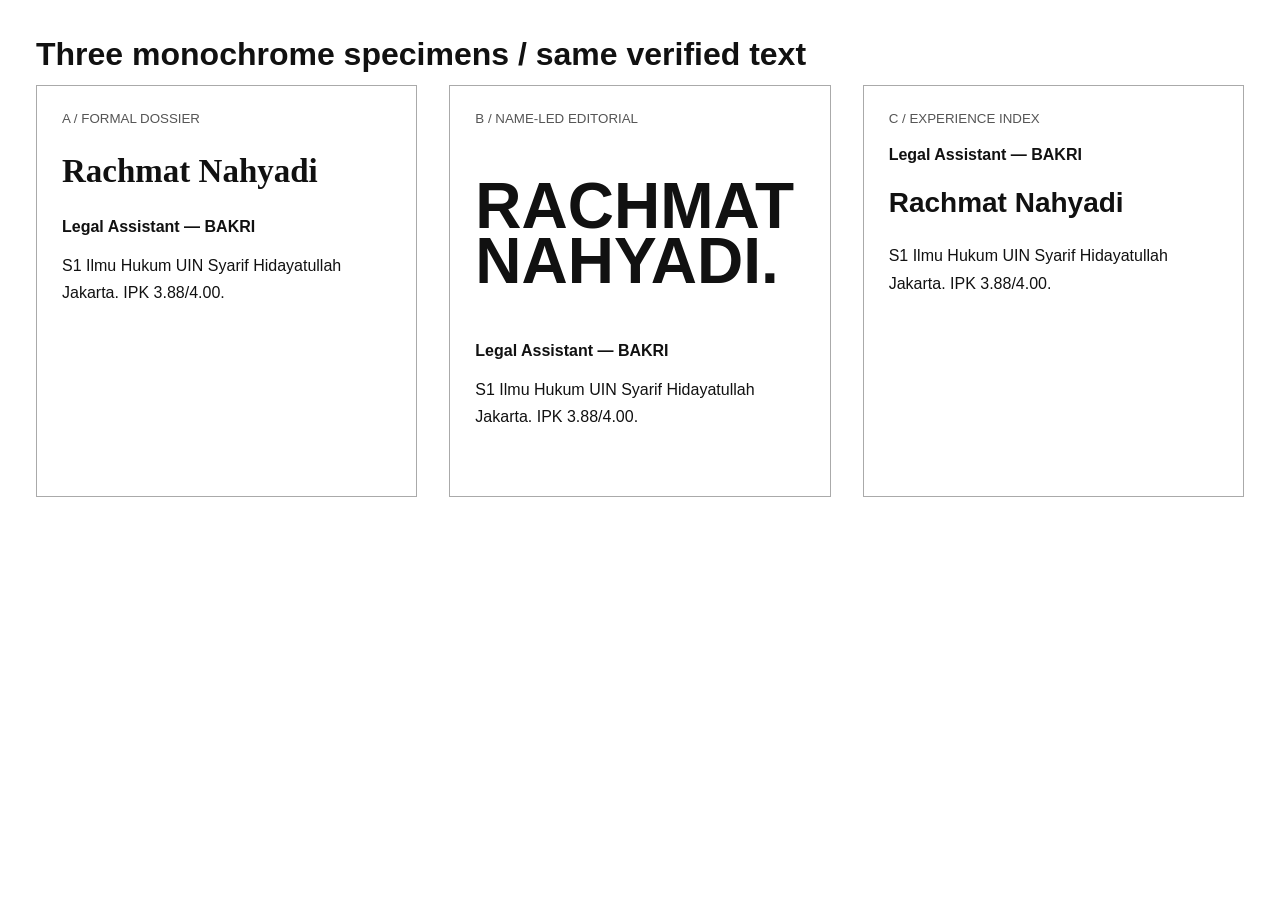
<file: type-specimens.html>
<!DOCTYPE html><html lang="id"><head><meta charset="utf-8"><meta name="viewport" content="width=device-width, initial-scale=1"><title>Rachmat / type comparison</title><style>body{margin:0;background:white;color:#111;font:16px Arial;padding:36px}h1{margin:0 0 12px}main{display:grid;grid-template-columns:repeat(auto-fit,minmax(280px,1fr));gap:32px}article{border:1px solid #aaa;padding:25px;min-height:360px}small{display:block;margin-bottom:20px;color:#555}.a h2{font:700 33px Georgia}.b h2{font:900 64px/.86 Impact,'Arial Narrow',sans-serif}.c h2{font:800 28px Arial}p{line-height:1.7}strong{display:block;margin-bottom:12px}</style></head><body><h1>Three monochrome specimens / same verified text</h1><main><article class="a"><small>A / FORMAL DOSSIER</small><h2>Rachmat Nahyadi</h2><strong>Legal Assistant — BAKRI</strong><p>S1 Ilmu Hukum UIN Syarif Hidayatullah Jakarta. IPK 3.88/4.00.</p></article><article class="b"><small>B / NAME-LED EDITORIAL</small><h2>RACHMAT<br>NAHYADI.</h2><strong>Legal Assistant — BAKRI</strong><p>S1 Ilmu Hukum UIN Syarif Hidayatullah Jakarta. IPK 3.88/4.00.</p></article><article class="c"><small>C / EXPERIENCE INDEX</small><strong>Legal Assistant — BAKRI</strong><h2>Rachmat Nahyadi</h2><p>S1 Ilmu Hukum UIN Syarif Hidayatullah Jakarta. IPK 3.88/4.00.</p></article></main></body></html>
</file>
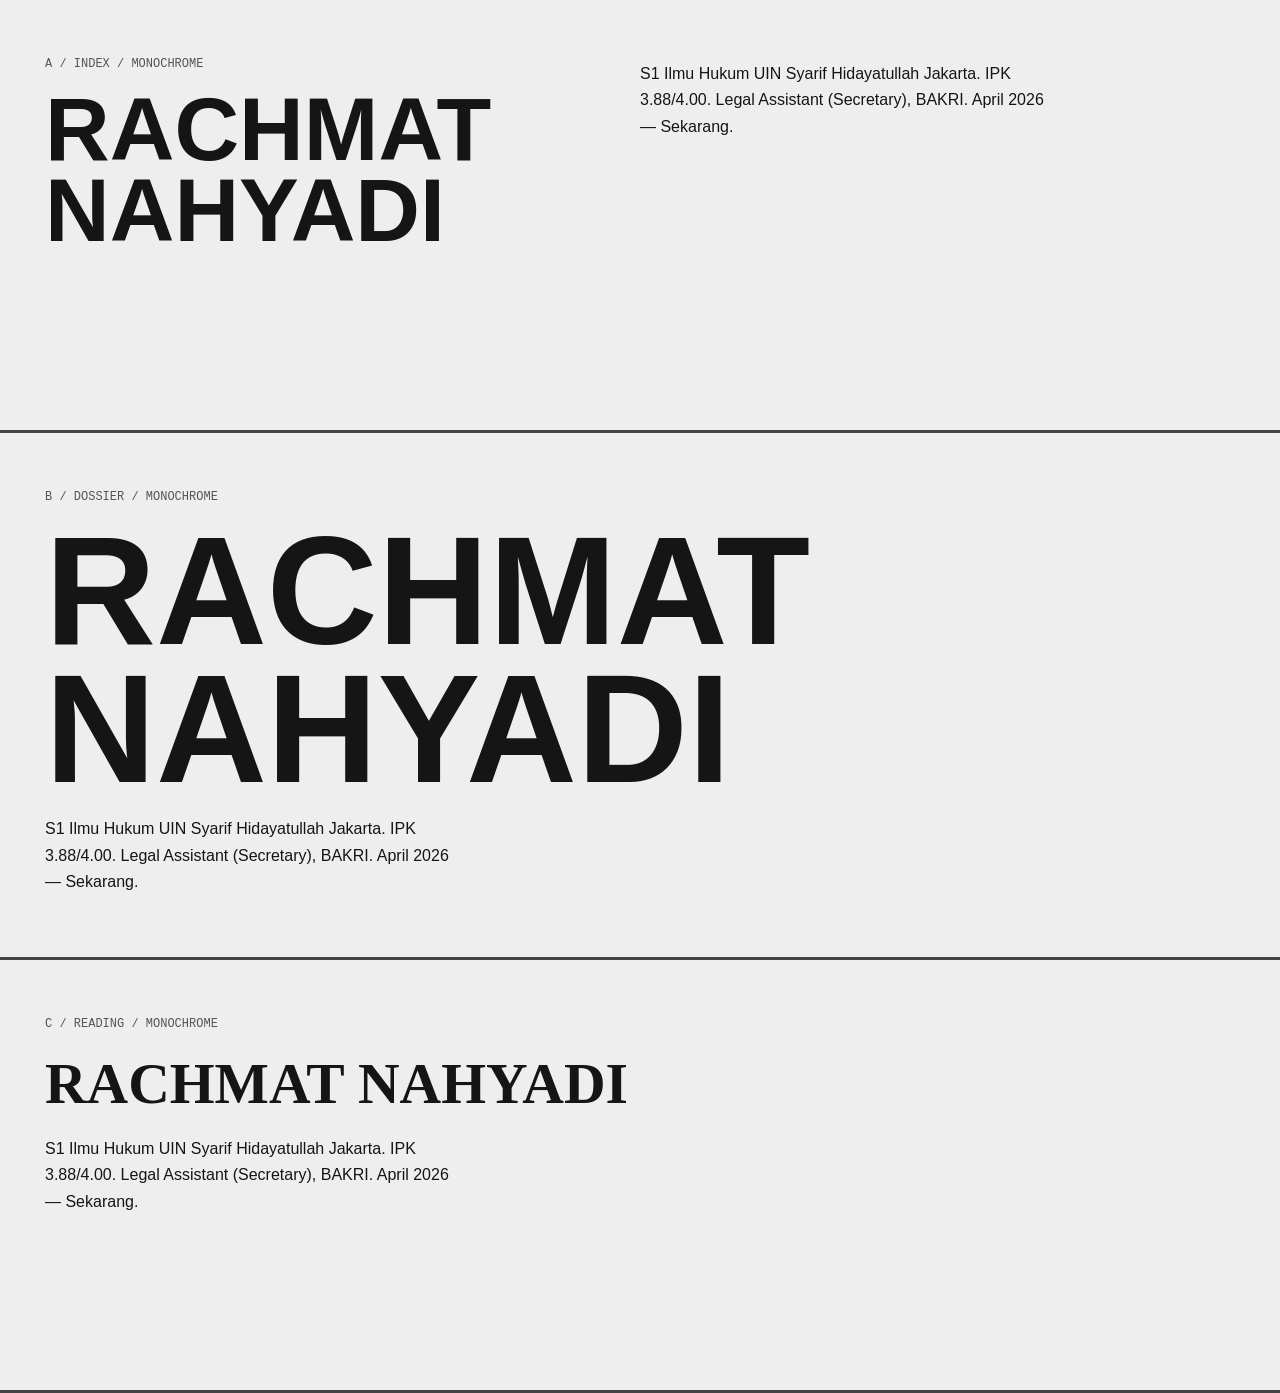
<file: docs/type-specimens.html>
<!doctype html><html lang="id"><meta charset="utf-8"><meta name="viewport" content="width=device-width,initial-scale=1"><title>Rachmat Type Specimens</title><style>body{margin:0;color:#151515;background:#eee}.specimen{padding:45px;border-bottom:3px solid #444;min-height:340px}.name{font-family:Impact,"Arial Narrow",sans-serif;font-size:clamp(40px,7vw,100px);font-weight:900;line-height:.9;margin:18px 0}.body{font:16px/1.65 Arial,sans-serif;max-width:46ch}.label{font:12px monospace;color:#555}.specA{display:grid;grid-template-columns:1fr 1fr}.specB .name{font-size:clamp(60px,12vw,175px)}.specC .name{font:600 clamp(28px,4.5vw,65px) Georgia,serif;line-height:1.2}@media(max-width:600px){.specA{display:block}}</style><body><section class="specimen specA"><div><p class="label">A / INDEX / MONOCHROME</p><h1 class="name">RACHMAT NAHYADI</h1></div><div class="body"><p>S1 Ilmu Hukum UIN Syarif Hidayatullah Jakarta. IPK 3.88/4.00. Legal Assistant (Secretary), BAKRI. April 2026 — Sekarang.</p></div></section><section class="specimen specB"><div><p class="label">B / DOSSIER / MONOCHROME</p><h1 class="name">RACHMAT NAHYADI</h1></div><div class="body"><p>S1 Ilmu Hukum UIN Syarif Hidayatullah Jakarta. IPK 3.88/4.00. Legal Assistant (Secretary), BAKRI. April 2026 — Sekarang.</p></div></section><section class="specimen specC"><div><p class="label">C / READING / MONOCHROME</p><h1 class="name">RACHMAT NAHYADI</h1></div><div class="body"><p>S1 Ilmu Hukum UIN Syarif Hidayatullah Jakarta. IPK 3.88/4.00. Legal Assistant (Secretary), BAKRI. April 2026 — Sekarang.</p></div></section></body></html>
</file>
